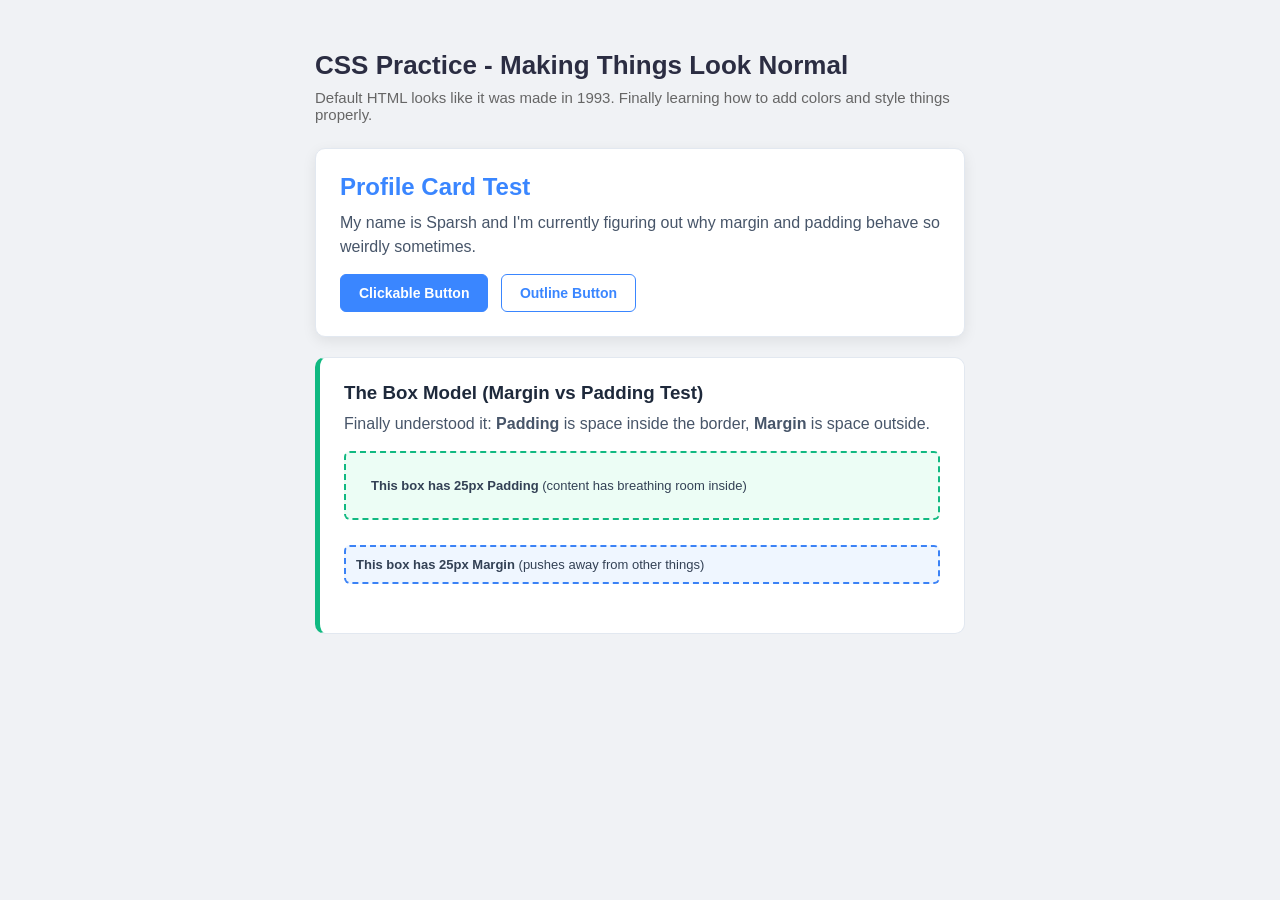
<file: CSS/index.html>
<!DOCTYPE html>
<html lang="en">
<head>
  <meta charset="UTF-8">
  <meta name="viewport" content="width=device-width, initial-scale=1.0">
  <title>CSS Day 1 - Box Model & Styles</title>
  <link rel="stylesheet" href="style.css">
</head>
<body>
  <div class="container">
    <h1>CSS Practice - Making Things Look Normal</h1>
    <p class="subtitle">Default HTML looks like it was made in 1993. Finally learning how to add colors and style things properly.</p>

    <!-- Main Profile Card -->
    <div class="card shadow-card">
      <h2>Profile Card Test</h2>
      <p>My name is Sparsh and I'm currently figuring out why margin and padding behave so weirdly sometimes.</p>
      <button class="btn">Clickable Button</button>
      <button class="btn btn-outline">Outline Button</button>
    </div>

    <!-- Box Model Visualizer -->
    <div class="card box-model-card">
      <h3>The Box Model (Margin vs Padding Test)</h3>
      <p>Finally understood it: <b>Padding</b> is space inside the border, <b>Margin</b> is space outside.</p>
      
      <div class="box-demo box-padding">
        <b>This box has 25px Padding</b> (content has breathing room inside)
      </div>

      <div class="box-demo box-margin">
        <b>This box has 25px Margin</b> (pushes away from other things)
      </div>
    </div>
  </div>
</body>
</html>
</file>
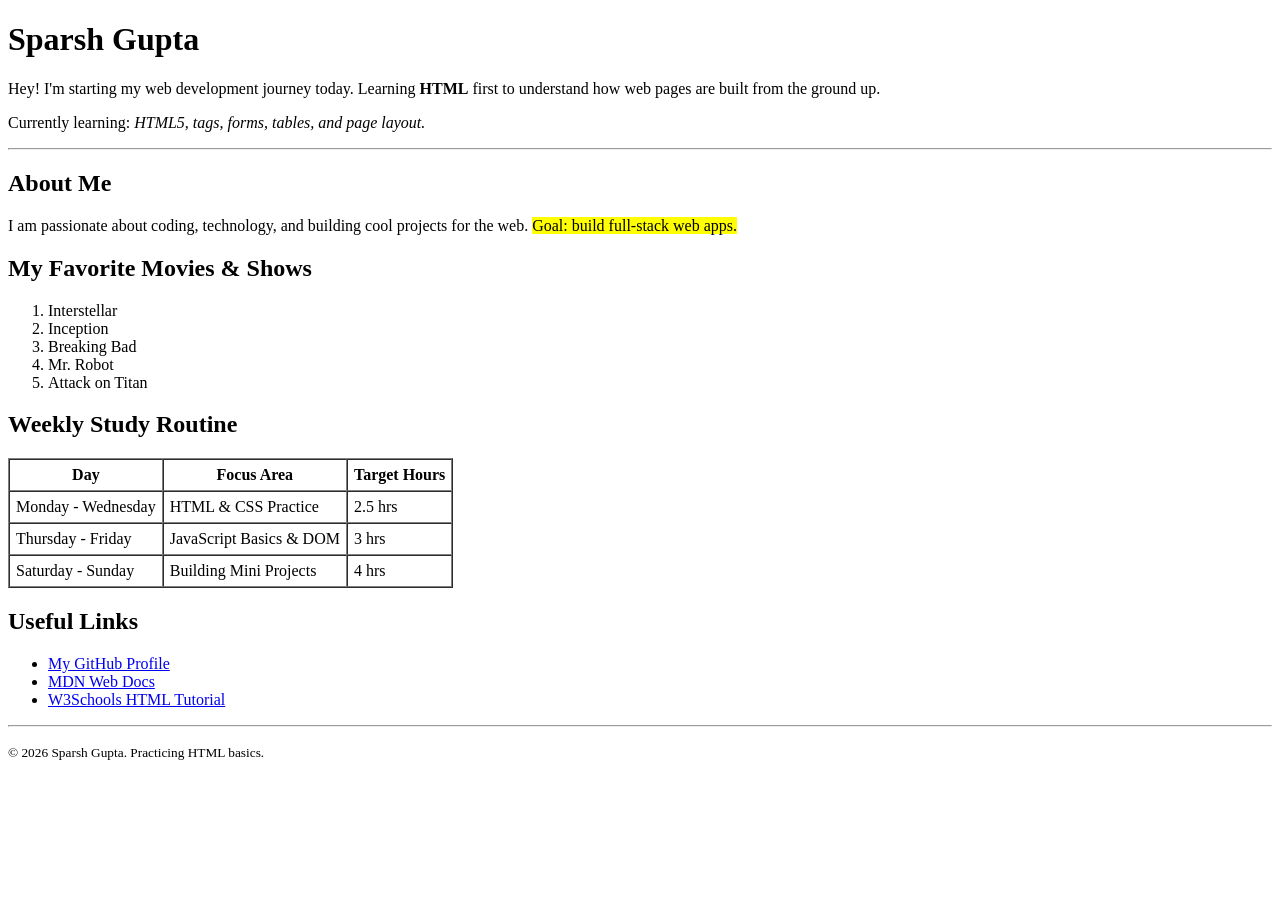
<file: HTML/index.html>
<!DOCTYPE html>
<html lang="en">
<head>
  <meta charset="UTF-8">
  <meta name="viewport" content="width=device-width, initial-scale=1.0">
  <title>Sparsh Gupta - My Web Development Practice</title>
</head>
<body>
  <h1>Sparsh Gupta</h1>
  <p>Hey! I'm starting my web development journey today. Learning <b>HTML</b> first to understand how web pages are built from the ground up.</p>
  <p>Currently learning: <i>HTML5, tags, forms, tables, and page layout.</i></p>
  
  <hr>

  <h2>About Me</h2>
  <p>I am passionate about coding, technology, and building cool projects for the web. <mark>Goal: build full-stack web apps.</mark></p>

  <h2>My Favorite Movies & Shows</h2>
  <ol>
    <li>Interstellar</li>
    <li>Inception</li>
    <li>Breaking Bad</li>
    <li>Mr. Robot</li>
    <li>Attack on Titan</li>
  </ol>

  <h2>Weekly Study Routine</h2>
  <table border="1" cellpadding="6" cellspacing="0">
    <thead>
      <tr>
        <th>Day</th>
        <th>Focus Area</th>
        <th>Target Hours</th>
      </tr>
    </thead>
    <tbody>
      <tr>
        <td>Monday - Wednesday</td>
        <td>HTML & CSS Practice</td>
        <td>2.5 hrs</td>
      </tr>
      <tr>
        <td>Thursday - Friday</td>
        <td>JavaScript Basics & DOM</td>
        <td>3 hrs</td>
      </tr>
      <tr>
        <td>Saturday - Sunday</td>
        <td>Building Mini Projects</td>
        <td>4 hrs</td>
      </tr>
    </tbody>
  </table>

  <h2>Useful Links</h2>
  <ul>
    <li><a href="https://github.com" target="_blank">My GitHub Profile</a></li>
    <li><a href="https://developer.mozilla.org" target="_blank">MDN Web Docs</a></li>
    <li><a href="https://w3schools.com" target="_blank">W3Schools HTML Tutorial</a></li>
  </ul>

  <hr>
  <footer>
    <p><small>&copy; 2026 Sparsh Gupta. Practicing HTML basics.</small></p>
  </footer>
</body>
</html>
</file>
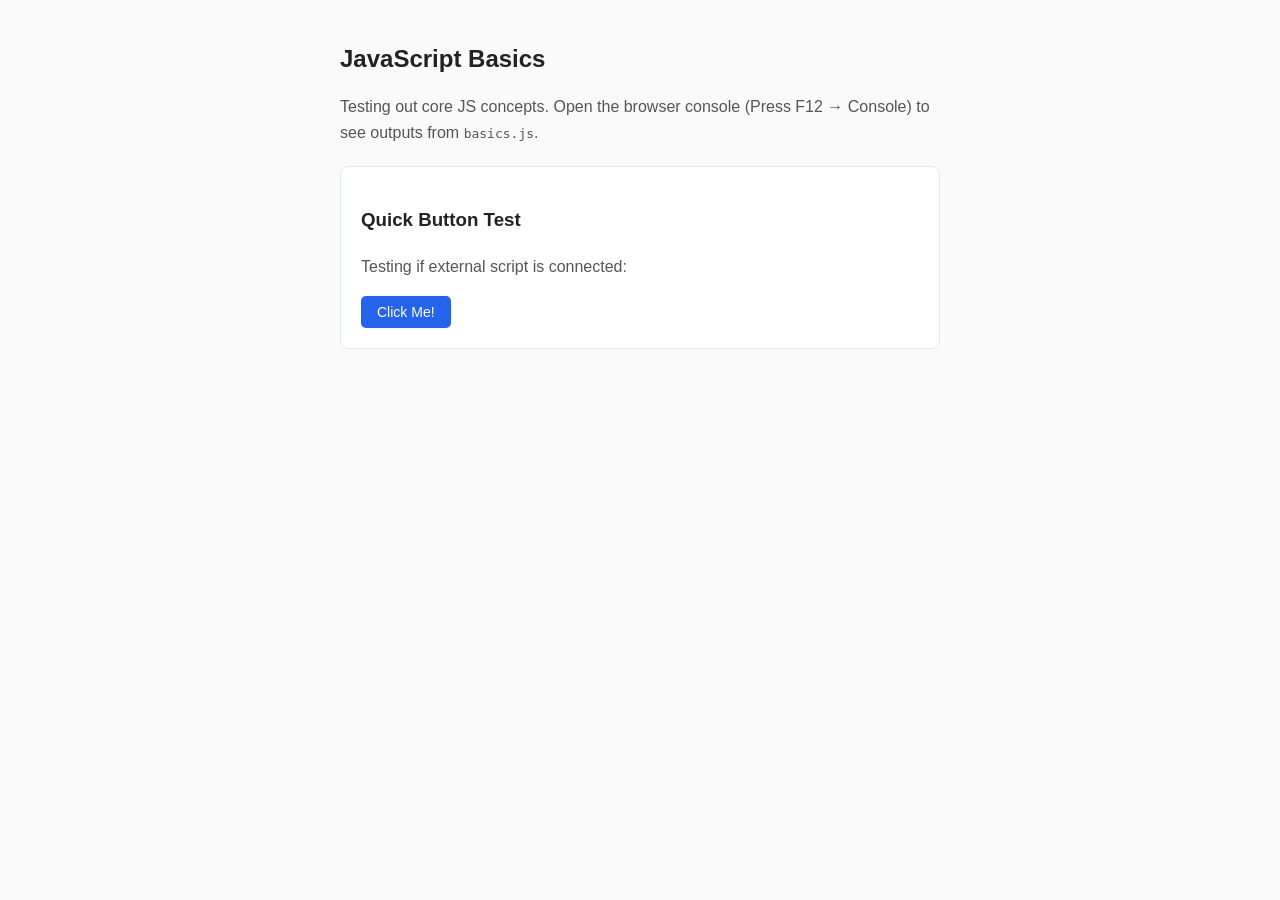
<file: JS/index.html>
<!DOCTYPE html>
<html lang="en">
<head>
  <meta charset="UTF-8">
  <meta name="viewport" content="width=device-width, initial-scale=1.0">
  <title>JavaScript Basics</title>
  <style>
    body {
      font-family: -apple-system, BlinkMacSystemFont, "Segoe UI", Roboto, sans-serif;
      background-color: #fafafa;
      color: #222;
      max-width: 600px;
      margin: 40px auto;
      padding: 0 20px;
      line-height: 1.6;
    }
    h1 {
      font-size: 24px;
      margin-bottom: 6px;
    }
    p {
      color: #555;
    }
    .box {
      background: #fff;
      border: 1px solid #e2e8f0;
      border-radius: 8px;
      padding: 20px;
      margin-top: 20px;
    }
    button {
      background: #2563eb;
      color: white;
      border: none;
      padding: 8px 16px;
      border-radius: 5px;
      cursor: pointer;
      font-size: 14px;
      font-weight: 500;
    }
    button:hover {
      background: #1d4ed8;
    }
  </style>
</head>
<body>
  <h1>JavaScript Basics</h1>
  <p>Testing out core JS concepts. Open the browser console (Press F12 &rarr; Console) to see outputs from <code>basics.js</code>.</p>

  <div class="box">
    <h3>Quick Button Test</h3>
    <p>Testing if external script is connected:</p>
    <button onclick="testAlert()">Click Me!</button>
  </div>

  <script src="basics.js"></script>
</body>
</html>
</file>
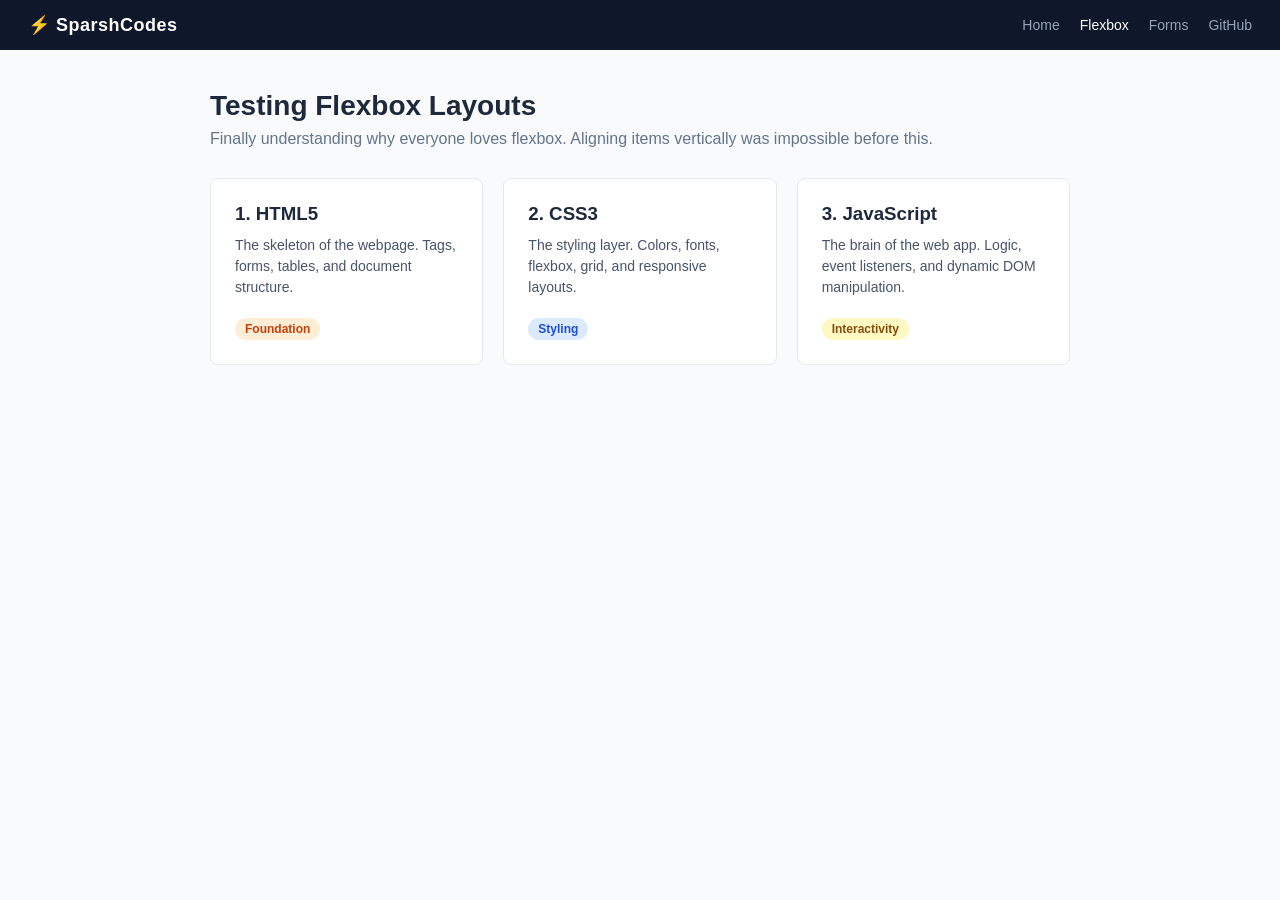
<file: CSS/flexbox.html>
<!DOCTYPE html>
<html lang="en">
<head>
  <meta charset="UTF-8">
  <meta name="viewport" content="width=device-width, initial-scale=1.0">
  <title>Flexbox Practice - Navbar and Cards</title>
  <link rel="stylesheet" href="flexbox.css">
</head>
<body>
  <!-- Flexbox Navbar -->
  <header class="navbar">
    <div class="logo">⚡ SparshCodes</div>
    <ul class="nav-links">
      <li><a href="index.html">Home</a></li>
      <li><a href="flexbox.html" class="active">Flexbox</a></li>
      <li><a href="../HTML/form.html">Forms</a></li>
      <li><a href="https://github.com" target="_blank">GitHub</a></li>
    </ul>
  </header>

  <main class="page-content">
    <h1>Testing Flexbox Layouts</h1>
    <p>Finally understanding why everyone loves flexbox. Aligning items vertically was impossible before this.</p>

    <!-- Flex container with 3 cards -->
    <div class="cards-container">
      <div class="card card-orange">
        <h3>1. HTML5</h3>
        <p>The skeleton of the webpage. Tags, forms, tables, and document structure.</p>
        <span class="tag">Foundation</span>
      </div>

      <div class="card card-blue">
        <h3>2. CSS3</h3>
        <p>The styling layer. Colors, fonts, flexbox, grid, and responsive layouts.</p>
        <span class="tag">Styling</span>
      </div>

      <div class="card card-yellow">
        <h3>3. JavaScript</h3>
        <p>The brain of the web app. Logic, event listeners, and dynamic DOM manipulation.</p>
        <span class="tag">Interactivity</span>
      </div>
    </div>
  </main>
</body>
</html>
</file>
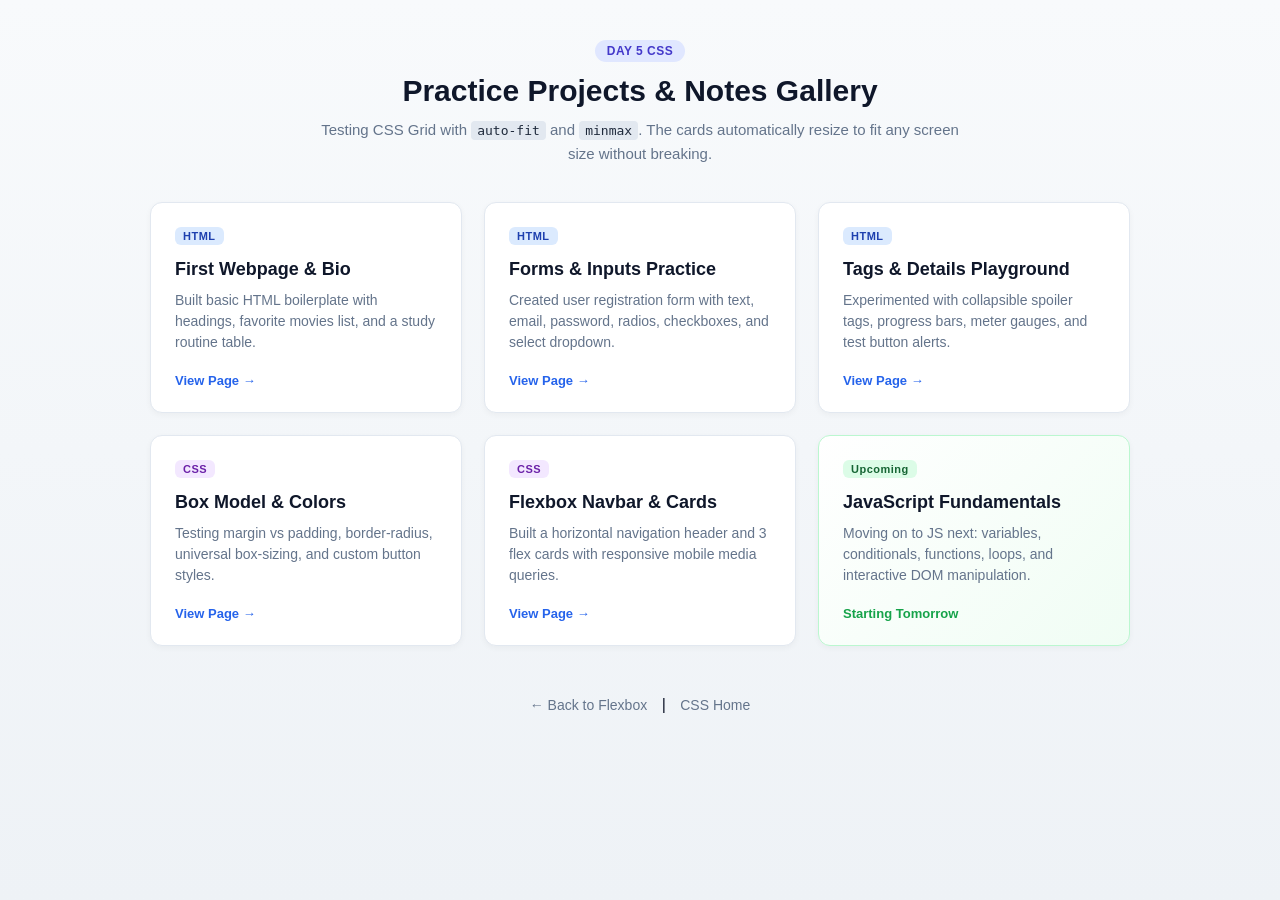
<file: CSS/grid.html>
<!DOCTYPE html>
<html lang="en">
<head>
  <meta charset="UTF-8">
  <meta name="viewport" content="width=device-width, initial-scale=1.0">
  <title>CSS Grid - Practice Gallery</title>
  <link rel="stylesheet" href="grid.css">
</head>
<body>
  <div class="wrapper">
    <header class="header">
      <span class="badge">Day 5 CSS</span>
      <h1>Practice Projects &amp; Notes Gallery</h1>
      <p>Testing CSS Grid with <code>auto-fit</code> and <code>minmax</code>. The cards automatically resize to fit any screen size without breaking.</p>
    </header>

    <!-- Responsive CSS Grid Container -->
    <div class="grid-container">
      <div class="grid-card">
        <div class="card-tag tag-blue">HTML</div>
        <h3>First Webpage &amp; Bio</h3>
        <p>Built basic HTML boilerplate with headings, favorite movies list, and a study routine table.</p>
        <a href="../HTML/index.html" class="card-link">View Page &rarr;</a>
      </div>

      <div class="grid-card">
        <div class="card-tag tag-blue">HTML</div>
        <h3>Forms &amp; Inputs Practice</h3>
        <p>Created user registration form with text, email, password, radios, checkboxes, and select dropdown.</p>
        <a href="../HTML/form.html" class="card-link">View Page &rarr;</a>
      </div>

      <div class="grid-card">
        <div class="card-tag tag-blue">HTML</div>
        <h3>Tags &amp; Details Playground</h3>
        <p>Experimented with collapsible spoiler tags, progress bars, meter gauges, and test button alerts.</p>
        <a href="../HTML/tags_practice.html" class="card-link">View Page &rarr;</a>
      </div>

      <div class="grid-card">
        <div class="card-tag tag-purple">CSS</div>
        <h3>Box Model &amp; Colors</h3>
        <p>Testing margin vs padding, border-radius, universal box-sizing, and custom button styles.</p>
        <a href="index.html" class="card-link">View Page &rarr;</a>
      </div>

      <div class="grid-card">
        <div class="card-tag tag-purple">CSS</div>
        <h3>Flexbox Navbar &amp; Cards</h3>
        <p>Built a horizontal navigation header and 3 flex cards with responsive mobile media queries.</p>
        <a href="flexbox.html" class="card-link">View Page &rarr;</a>
      </div>

      <div class="grid-card card-highlight">
        <div class="card-tag tag-green">Upcoming</div>
        <h3>JavaScript Fundamentals</h3>
        <p>Moving on to JS next: variables, conditionals, functions, loops, and interactive DOM manipulation.</p>
        <span class="card-status">Starting Tomorrow</span>
      </div>
    </div>

    <footer class="footer">
      <p><a href="flexbox.html">&larr; Back to Flexbox</a> | <a href="index.html">CSS Home</a></p>
    </footer>
  </div>
</body>
</html>
</file>
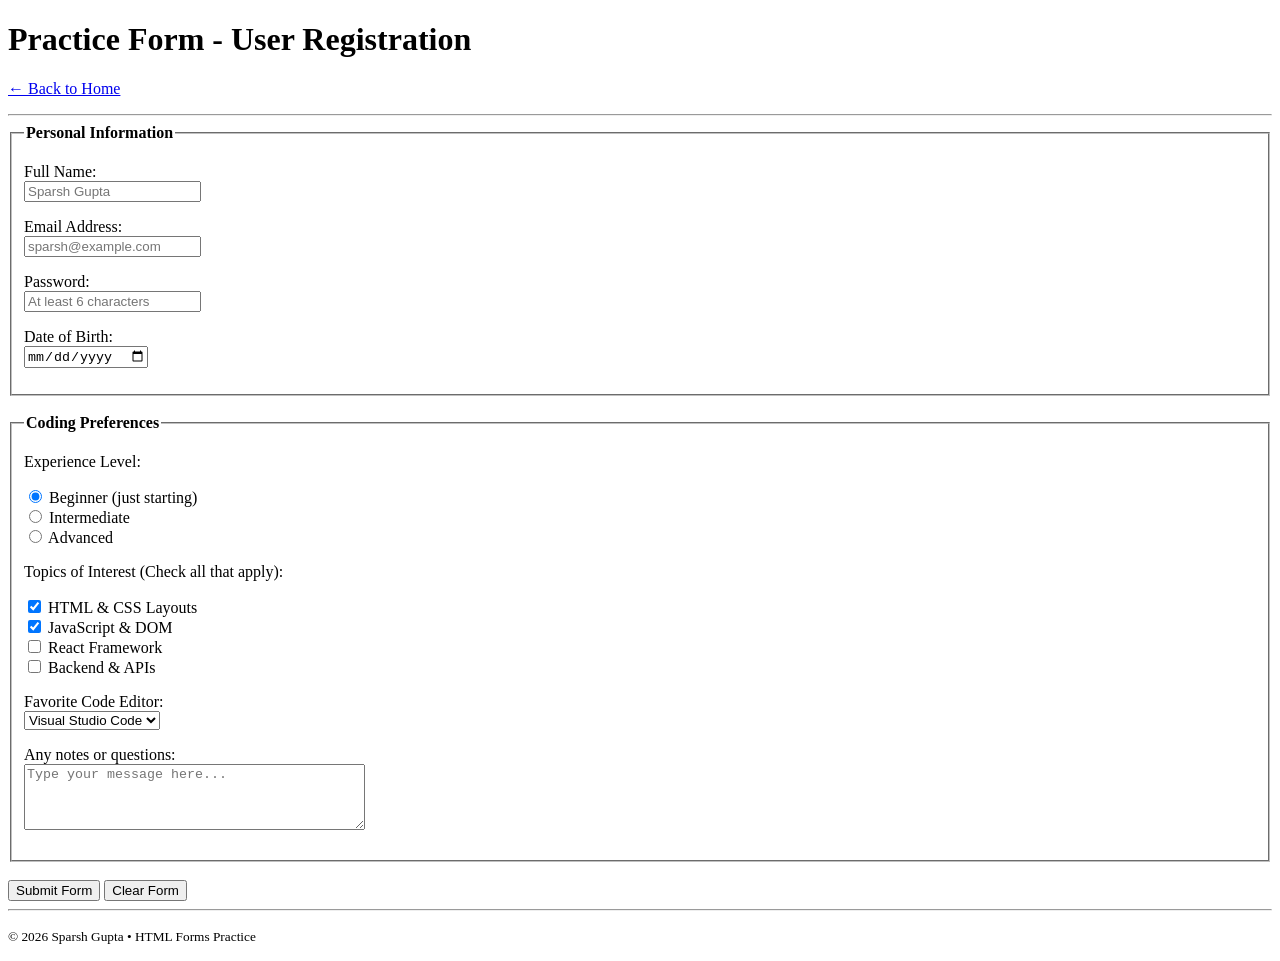
<file: HTML/form.html>
<!DOCTYPE html>
<html lang="en">
<head>
  <meta charset="UTF-8">
  <meta name="viewport" content="width=device-width, initial-scale=1.0">
  <title>HTML Form Practice</title>
</head>
<body>
  <h1>Practice Form - User Registration</h1>
  <p><a href="index.html">&larr; Back to Home</a></p>
  <hr>

  <form action="#" method="GET">
    <fieldset>
      <legend><b>Personal Information</b></legend>
      <p>
        <label for="fullname">Full Name:</label><br>
        <input type="text" id="fullname" name="fullname" placeholder="Sparsh Gupta" required>
      </p>

      <p>
        <label for="email">Email Address:</label><br>
        <input type="email" id="email" name="email" placeholder="sparsh@example.com" required>
      </p>

      <p>
        <label for="pass">Password:</label><br>
        <input type="password" id="pass" name="password" minlength="6" placeholder="At least 6 characters" required>
      </p>

      <p>
        <label for="dob">Date of Birth:</label><br>
        <input type="date" id="dob" name="dob">
      </p>
    </fieldset>

    <br>

    <fieldset>
      <legend><b>Coding Preferences</b></legend>
      <p>Experience Level:</p>
      <label>
        <input type="radio" name="level" value="beginner" checked> Beginner (just starting)
      </label><br>
      <label>
        <input type="radio" name="level" value="intermediate"> Intermediate
      </label><br>
      <label>
        <input type="radio" name="level" value="advanced"> Advanced
      </label>

      <p>Topics of Interest (Check all that apply):</p>
      <label>
        <input type="checkbox" name="interest" value="html" checked> HTML & CSS Layouts
      </label><br>
      <label>
        <input type="checkbox" name="interest" value="js" checked> JavaScript & DOM
      </label><br>
      <label>
        <input type="checkbox" name="interest" value="react"> React Framework
      </label><br>
      <label>
        <input type="checkbox" name="interest" value="backend"> Backend & APIs
      </label>

      <p>
        <label for="editor">Favorite Code Editor:</label><br>
        <select id="editor" name="editor">
          <option value="vscode" selected>Visual Studio Code</option>
          <option value="sublime">Sublime Text</option>
          <option value="neovim">Neovim</option>
          <option value="other">Other</option>
        </select>
      </p>

      <p>
        <label for="comments">Any notes or questions:</label><br>
        <textarea id="comments" name="comments" rows="4" cols="40" placeholder="Type your message here..."></textarea>
      </p>
    </fieldset>

    <br>
    <button type="submit">Submit Form</button>
    <button type="reset">Clear Form</button>
  </form>

  <hr>
  <footer>
    <p><small>&copy; 2026 Sparsh Gupta &bull; HTML Forms Practice</small></p>
  </footer>
</body>
</html>
</file>
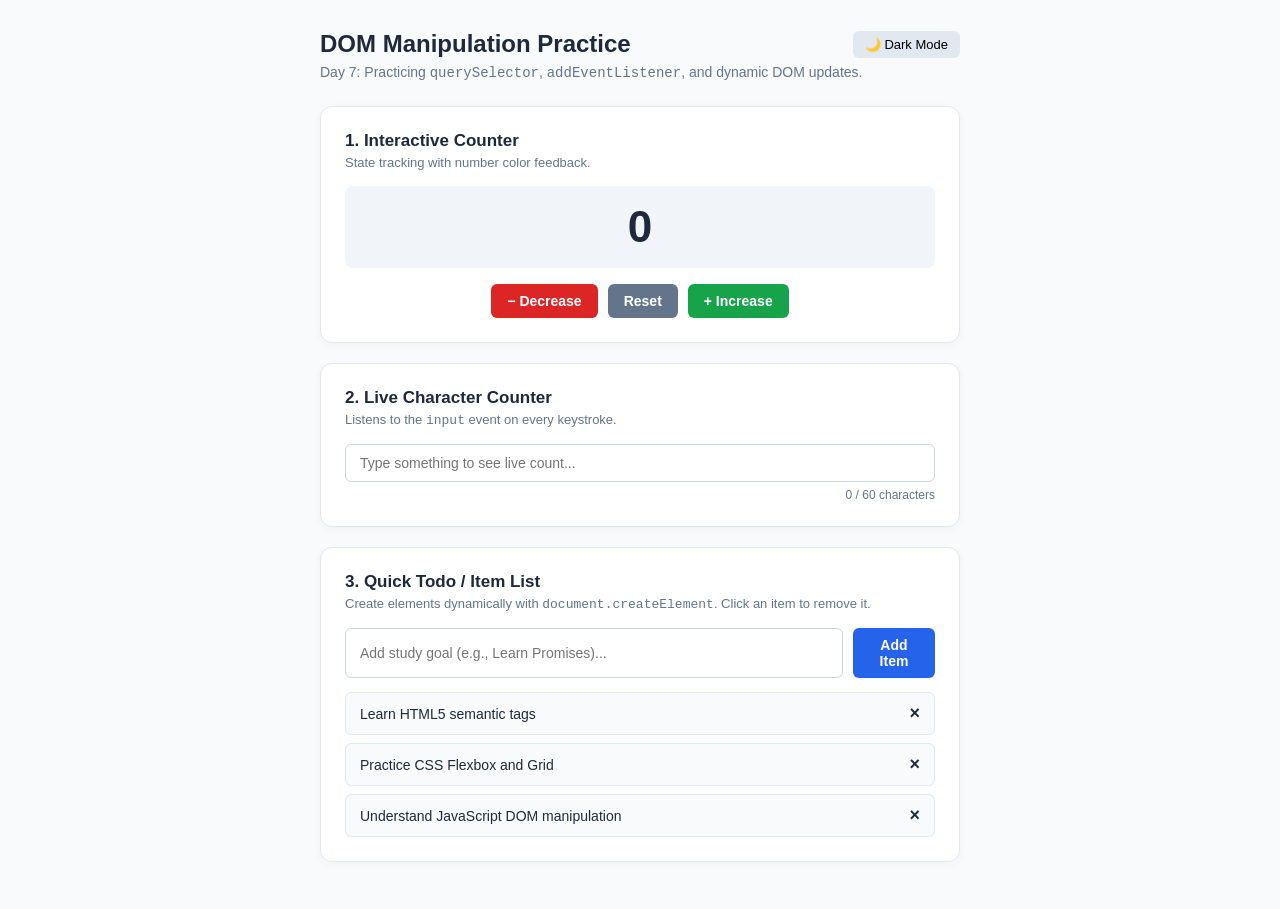
<file: JS/dom.html>
<!DOCTYPE html>
<html lang="en">
<head>
  <meta charset="UTF-8">
  <meta name="viewport" content="width=device-width, initial-scale=1.0">
  <title>DOM Manipulation & Events Practice</title>
  <link rel="stylesheet" href="dom.css">
</head>
<body>
  <div class="container">
    <header class="header">
      <div class="header-top">
        <h1>DOM Manipulation Practice</h1>
        <button id="themeToggleBtn" class="theme-btn">🌙 Dark Mode</button>
      </div>
      <p>Day 7: Practicing <code>querySelector</code>, <code>addEventListener</code>, and dynamic DOM updates.</p>
    </header>

    <!-- Project 1: The Classic Counter -->
    <div class="card">
      <h2>1. Interactive Counter</h2>
      <p class="card-desc">State tracking with number color feedback.</p>
      
      <div class="counter-display">
        <span id="counterValue">0</span>
      </div>

      <div class="btn-group">
        <button id="decrementBtn" class="btn btn-red">&minus; Decrease</button>
        <button id="resetBtn" class="btn btn-gray">Reset</button>
        <button id="incrementBtn" class="btn btn-green">+ Increase</button>
      </div>
    </div>

    <!-- Project 2: Live Character Counter -->
    <div class="card">
      <h2>2. Live Character Counter</h2>
      <p class="card-desc">Listens to the <code>input</code> event on every keystroke.</p>
      
      <input type="text" id="charInput" maxlength="60" placeholder="Type something to see live count..." class="text-input">
      <div class="char-info">
        <span id="charCount">0</span> / 60 characters
      </div>
    </div>

    <!-- Project 3: Dynamic Item List -->
    <div class="card">
      <h2>3. Quick Todo / Item List</h2>
      <p class="card-desc">Create elements dynamically with <code>document.createElement</code>. Click an item to remove it.</p>
      
      <div class="input-row">
        <input type="text" id="itemInput" placeholder="Add study goal (e.g., Learn Promises)..." class="text-input">
        <button id="addItemBtn" class="btn btn-blue">Add Item</button>
      </div>

      <ul id="itemList" class="item-list">
        <li>Learn HTML5 semantic tags <span class="delete-hint">&times;</span></li>
        <li>Practice CSS Flexbox and Grid <span class="delete-hint">&times;</span></li>
        <li>Understand JavaScript DOM manipulation <span class="delete-hint">&times;</span></li>
      </ul>
    </div>
  </div>

  <script src="dom.js"></script>
</body>
</html>
</file>
<file: CSS/style.css>
/* Day 3 CSS: basic styling, fonts, colors and box model */

* {
  margin: 0;
  padding: 0;
  box-sizing: border-box;
}

body {
  font-family: Arial, Helvetica, sans-serif;
  background-color: #f0f2f5;
  color: #333;
  padding: 20px;
}

.container {
  max-width: 650px;
  margin: 30px auto;
}

h1 {
  color: #2b2d42;
  font-size: 26px;
  margin-bottom: 8px;
}

.subtitle {
  color: #666;
  font-size: 15px;
  margin-bottom: 25px;
}

.card {
  background-color: #ffffff;
  border: 1px solid #e2e8f0;
  border-radius: 10px;
  padding: 24px;
  margin-bottom: 20px;
}

.shadow-card {
  box-shadow: 0 4px 14px rgba(0, 0, 0, 0.08);
}

.card h2 {
  color: #3a86ff;
  margin-bottom: 10px;
}

.card h3 {
  color: #1e293b;
  margin-bottom: 8px;
}

.card p {
  line-height: 1.5;
  margin-bottom: 15px;
  color: #475569;
}

.btn {
  background-color: #3a86ff;
  color: white;
  border: 1px solid #3a86ff;
  padding: 10px 18px;
  border-radius: 6px;
  cursor: pointer;
  font-size: 14px;
  font-weight: 600;
  margin-right: 8px;
  transition: all 0.2s ease;
}

.btn:hover {
  background-color: #2563eb;
}

.btn-outline {
  background-color: transparent;
  color: #3a86ff;
}

.btn-outline:hover {
  background-color: #eff6ff;
}

/* Box model demo */
.box-model-card {
  border-left: 5px solid #10b981;
}

.box-demo {
  background-color: #f1f5f9;
  border: 2px dashed #94a3b8;
  border-radius: 6px;
  font-size: 13px;
  color: #334155;
}

.box-padding {
  padding: 25px;
  margin-bottom: 15px;
  background-color: #ecfdf5;
  border-color: #10b981;
}

.box-margin {
  margin: 25px 0;
  padding: 10px;
  background-color: #eff6ff;
  border-color: #3b82f6;
}
</file>
<file: CSS/flexbox.css>
/* Flexbox layout experiments */

* {
  margin: 0;
  padding: 0;
  box-sizing: border-box;
}

body {
  font-family: -apple-system, BlinkMacSystemFont, "Segoe UI", Roboto, sans-serif;
  background-color: #f8fafc;
  color: #1e293b;
}

/* Navbar with flex */
.navbar {
  display: flex;
  justify-content: space-between;
  align-items: center;
  background-color: #0f172a;
  color: white;
  padding: 14px 28px;
  flex-wrap: wrap;
  gap: 12px;
}

.logo {
  font-weight: 700;
  font-size: 18px;
  letter-spacing: 0.5px;
}

.nav-links {
  display: flex;
  list-style: none;
  gap: 20px;
}

.nav-links a {
  color: #94a3b8;
  text-decoration: none;
  font-size: 14px;
  font-weight: 500;
  transition: color 0.2s ease;
}

.nav-links a:hover,
.nav-links a.active {
  color: #ffffff;
}

/* Page content */
.page-content {
  max-width: 900px;
  margin: 40px auto;
  padding: 0 20px;
}

.page-content h1 {
  font-size: 28px;
  margin-bottom: 8px;
}

.page-content p {
  color: #64748b;
  margin-bottom: 30px;
}

/* 3 Cards flex container */
.cards-container {
  display: flex;
  gap: 20px;
  flex-wrap: wrap;
}

.card {
  flex: 1 1 240px;
  background: white;
  border: 1px solid #e2e8f0;
  border-radius: 8px;
  padding: 24px;
  transition: transform 0.2s ease;
}

.card:hover {
  transform: translateY(-4px);
}

.card h3 {
  margin-bottom: 10px;
}

.card p {
  font-size: 14px;
  color: #475569;
  line-height: 1.5;
  margin-bottom: 20px;
}

.tag {
  display: inline-block;
  padding: 4px 10px;
  border-radius: 20px;
  font-size: 12px;
  font-weight: 600;
}

.card-orange .tag { background: #ffedd5; color: #c2410c; }
.card-blue .tag { background: #dbeafe; color: #1d4ed8; }
.card-yellow .tag { background: #fef9c3; color: #854d0e; }

/* Responsive Media Queries for Mobile Screens */
@media (max-width: 680px) {
  .navbar {
    flex-direction: column;
    align-items: flex-start;
  }

  .nav-links {
    width: 100%;
    justify-content: flex-start;
    gap: 15px;
  }

  .cards-container {
    flex-direction: column;
  }

  .card {
    flex: 1 1 100%;
  }
}
</file>
<file: CSS/grid.css>
/* CSS Grid Practice - Clean responsive gallery */

:root {
  --primary-color: #2563eb;
  --text-dark: #0f172a;
  --text-muted: #64748b;
  --bg-gradient: linear-gradient(180deg, #f8fafc 0%, #eef2f6 100%);
  --card-bg: #ffffff;
  --border-color: #e2e8f0;
}

* {
  margin: 0;
  padding: 0;
  box-sizing: border-box;
}

body {
  font-family: -apple-system, BlinkMacSystemFont, "Segoe UI", Roboto, sans-serif;
  background: var(--bg-gradient);
  min-height: 100vh;
  color: var(--text-dark);
  padding: 40px 20px;
}

.wrapper {
  max-width: 980px;
  margin: 0 auto;
}

.header {
  text-align: center;
  margin-bottom: 36px;
}

.badge {
  display: inline-block;
  background-color: #e0e7ff;
  color: #4338ca;
  font-size: 12px;
  font-weight: 600;
  padding: 4px 12px;
  border-radius: 20px;
  margin-bottom: 12px;
  text-transform: uppercase;
  letter-spacing: 0.5px;
}

.header h1 {
  font-size: 30px;
  color: var(--text-dark);
  margin-bottom: 10px;
  font-weight: 700;
}

.header p {
  color: var(--text-muted);
  font-size: 15px;
  max-width: 640px;
  margin: 0 auto;
  line-height: 1.6;
}

.header code {
  background-color: #e2e8f0;
  padding: 2px 6px;
  border-radius: 4px;
  font-size: 13px;
  color: #1e293b;
}

/* CSS Grid with auto-fit */
.grid-container {
  display: grid;
  grid-template-columns: repeat(auto-fit, minmax(280px, 1fr));
  gap: 22px;
  margin-bottom: 40px;
}

/* Grid Card */
.grid-card {
  background-color: var(--card-bg);
  border: 1px solid var(--border-color);
  border-radius: 12px;
  padding: 24px;
  display: flex;
  flex-direction: column;
  transition: transform 0.2s ease, box-shadow 0.2s ease, border-color 0.2s ease;
  box-shadow: 0 2px 6px rgba(0, 0, 0, 0.04);
}

.grid-card:hover {
  transform: translateY(-4px);
  box-shadow: 0 10px 20px rgba(0, 0, 0, 0.07);
  border-color: #cbd5e1;
}

.card-tag {
  align-self: flex-start;
  font-size: 11px;
  font-weight: 700;
  padding: 3px 8px;
  border-radius: 6px;
  margin-bottom: 14px;
  letter-spacing: 0.5px;
}

.tag-blue { background-color: #dbeafe; color: #1e40af; }
.tag-purple { background-color: #f3e8ff; color: #6b21a8; }
.tag-green { background-color: #dcfce7; color: #166534; }

.grid-card h3 {
  font-size: 18px;
  color: var(--text-dark);
  margin-bottom: 10px;
}

.grid-card p {
  font-size: 14px;
  color: var(--text-muted);
  line-height: 1.5;
  margin-bottom: 20px;
  flex-grow: 1;
}

.card-link {
  color: var(--primary-color);
  text-decoration: none;
  font-size: 13px;
  font-weight: 600;
  display: inline-flex;
  align-items: center;
  transition: color 0.2s ease;
}

.card-link:hover {
  color: #1d4ed8;
  text-decoration: underline;
}

.card-highlight {
  background: linear-gradient(135deg, #ffffff 0%, #f0fdf4 100%);
  border-color: #bbf7d0;
}

.card-status {
  font-size: 13px;
  font-weight: 600;
  color: #16a34a;
}

.footer {
  text-align: center;
  padding-top: 10px;
}

.footer a {
  color: var(--text-muted);
  text-decoration: none;
  font-size: 14px;
  margin: 0 10px;
}

.footer a:hover {
  color: var(--primary-color);
}
</file>
<file: JS/dom.css>
/* DOM Practice Styles */

* {
  margin: 0;
  padding: 0;
  box-sizing: border-box;
}

body {
  font-family: -apple-system, BlinkMacSystemFont, "Segoe UI", Roboto, sans-serif;
  background-color: #f8fafc;
  color: #1e293b;
  min-height: 100vh;
  padding: 30px 20px;
  transition: background-color 0.25s ease, color 0.25s ease;
}

/* Dark mode styles */
body.dark-mode {
  background-color: #0f172a;
  color: #f1f5f9;
}

body.dark-mode .card {
  background-color: #1e293b;
  border-color: #334155;
}

body.dark-mode .counter-display,
body.dark-mode .item-list li {
  background-color: #0f172a;
  border-color: #334155;
  color: #e2e8f0;
}

body.dark-mode .text-input {
  background-color: #0f172a;
  border-color: #334155;
  color: #f1f5f9;
}

.container {
  max-width: 640px;
  margin: 0 auto;
}

.header {
  margin-bottom: 25px;
}

.header-top {
  display: flex;
  justify-content: space-between;
  align-items: center;
  margin-bottom: 6px;
}

.header h1 {
  font-size: 24px;
}

.header p {
  color: #64748b;
  font-size: 14px;
}

.theme-btn {
  background-color: #e2e8f0;
  border: none;
  padding: 6px 12px;
  border-radius: 6px;
  cursor: pointer;
  font-size: 13px;
  font-weight: 500;
}

.card {
  background: white;
  border: 1px solid #e2e8f0;
  border-radius: 12px;
  padding: 24px;
  margin-bottom: 20px;
  box-shadow: 0 2px 8px rgba(0, 0, 0, 0.04);
}

.card h2 {
  font-size: 17px;
  margin-bottom: 4px;
}

.card-desc {
  font-size: 13px;
  color: #64748b;
  margin-bottom: 16px;
}

/* Counter styles */
.counter-display {
  text-align: center;
  padding: 16px;
  background-color: #f1f5f9;
  border-radius: 8px;
  margin-bottom: 16px;
}

#counterValue {
  font-size: 44px;
  font-weight: 700;
  transition: color 0.2s ease;
}

.positive { color: #16a34a; }
.negative { color: #dc2626; }

.btn-group {
  display: flex;
  justify-content: center;
  gap: 10px;
}

.btn {
  border: none;
  padding: 9px 16px;
  border-radius: 6px;
  font-size: 14px;
  font-weight: 600;
  cursor: pointer;
  transition: opacity 0.2s ease;
}

.btn:hover { opacity: 0.9; }
.btn-green { background-color: #16a34a; color: white; }
.btn-red { background-color: #dc2626; color: white; }
.btn-gray { background-color: #64748b; color: white; }
.btn-blue { background-color: #2563eb; color: white; }

/* Text input & char counter */
.text-input {
  width: 100%;
  padding: 10px 14px;
  border: 1px solid #cbd5e1;
  border-radius: 6px;
  font-size: 14px;
  outline: none;
  transition: border-color 0.2s ease;
}

.text-input:focus {
  border-color: #2563eb;
}

.char-info {
  margin-top: 6px;
  font-size: 12px;
  color: #64748b;
  text-align: right;
}

/* Input row & Item List */
.input-row {
  display: flex;
  gap: 10px;
  margin-bottom: 14px;
}

.item-list {
  list-style: none;
  display: flex;
  flex-direction: column;
  gap: 8px;
}

.item-list li {
  padding: 10px 14px;
  background-color: #f8fafc;
  border: 1px solid #e2e8f0;
  border-radius: 6px;
  font-size: 14px;
  display: flex;
  justify-content: space-between;
  align-items: center;
  cursor: pointer;
  transition: background-color 0.2s ease;
}

.item-list li:hover {
  background-color: #fee2e2;
  border-color: #fca5a5;
  color: #b91c1c;
}

.delete-hint {
  font-size: 18px;
  font-weight: bold;
}
</file>
